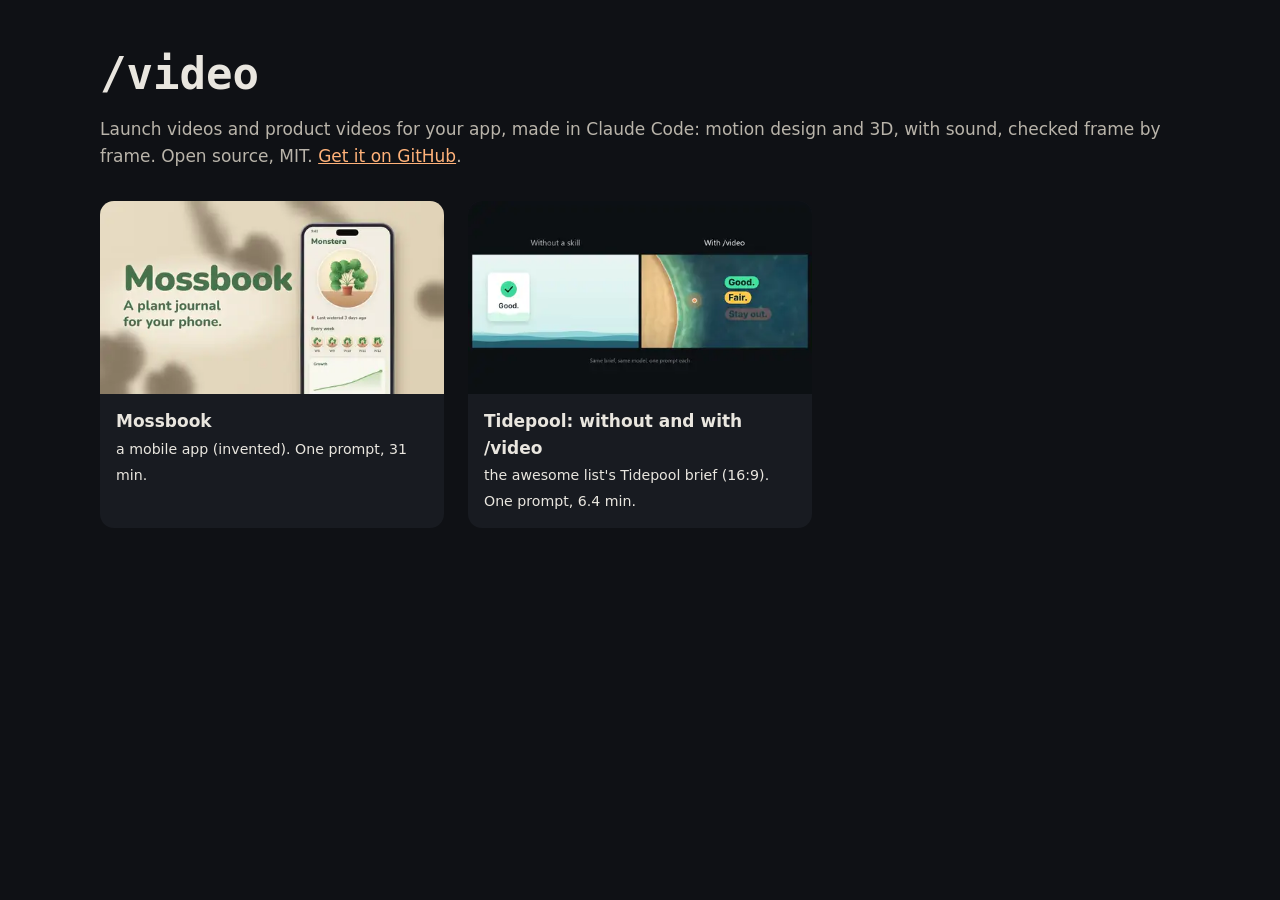
<file: docs/index.html>
<!doctype html><html lang="en"><head><meta charset="utf-8"><meta name="viewport" content="width=device-width,initial-scale=1"><title>/video: launch videos made in Claude Code</title><link rel="stylesheet" href="style.css"></head><body><main>
<h1><code>/video</code></h1>
<p class="sub">Launch videos and product videos for your app, made in Claude Code: motion design and 3D, with sound,
checked frame by frame. Open source, MIT. <a href="https://github.com/munvard/video-skill">Get it on GitHub</a>.</p>
<div class="grid"><a class="card" href="films/mossbook.html"><img src="films/media/mossbook.webp" alt="A monstera grows in a round photo that becomes the app&#x27;s plant screen"><div><b>Mossbook</b><br><small>a mobile app (invented). One prompt, 31 min.</small></div></a><a class="card" href="films/tidepool.html"><img src="films/media/tidepool.webp" alt="Left: a pale card that says Good. Right: an aerial beach with Good, Fair and Stay out badges"><div><b>Tidepool: without and with /video</b><br><small>the awesome list&#x27;s Tidepool brief (16:9). One prompt, 6.4 min.</small></div></a></div></main></body></html>
</file>
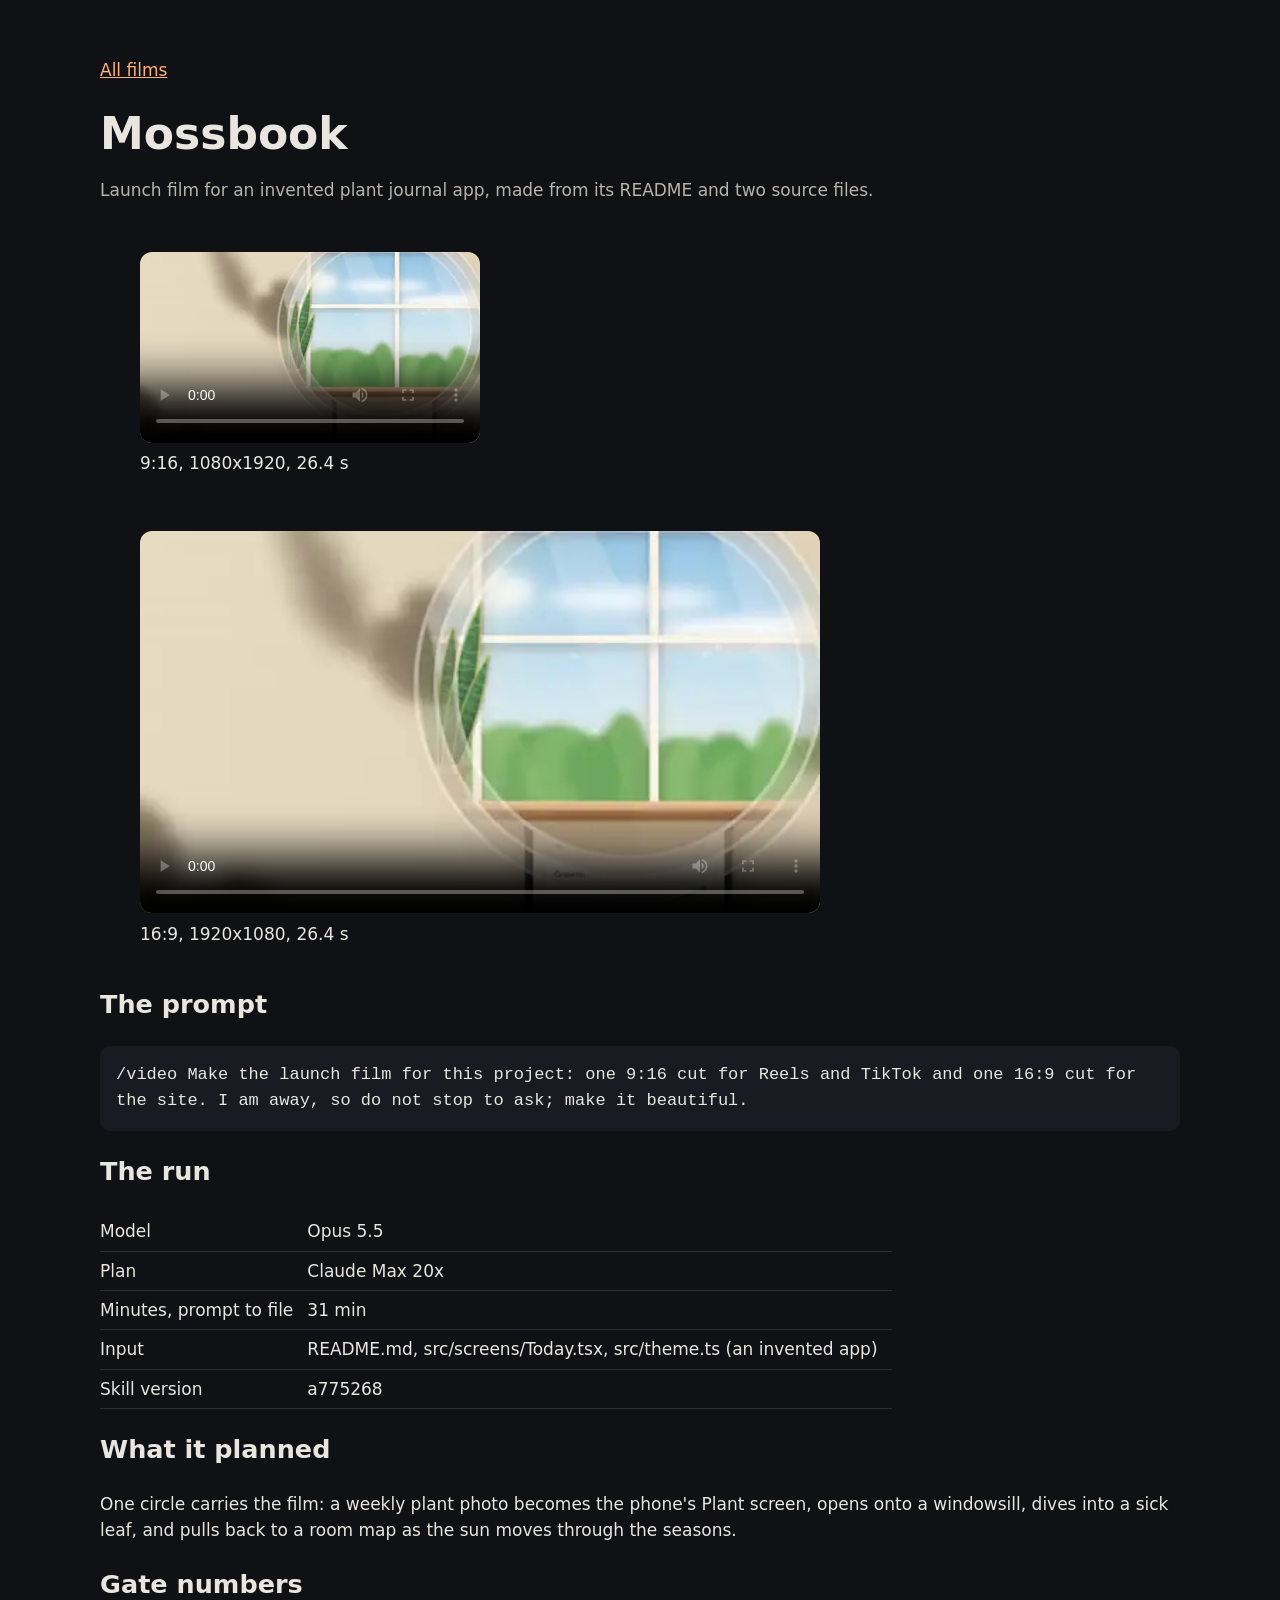
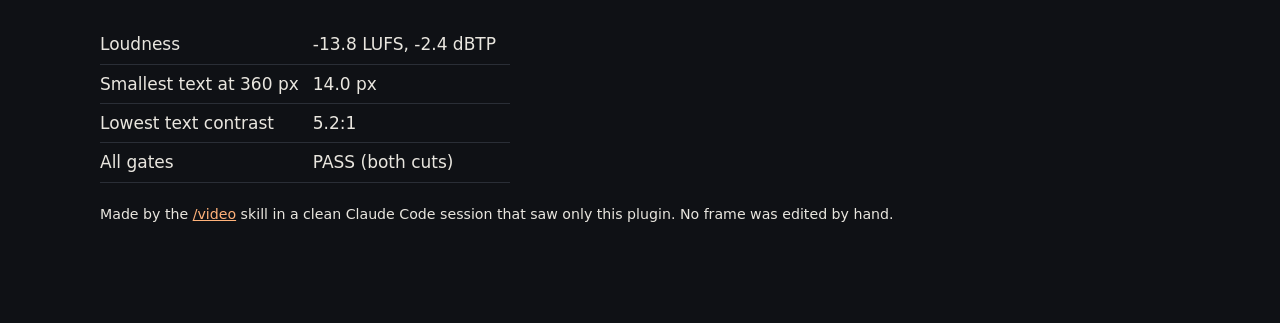
<file: docs/films/mossbook.html>
<!doctype html><html lang="en"><head><meta charset="utf-8"><meta name="viewport" content="width=device-width,initial-scale=1"><title>Mossbook</title><link rel="stylesheet" href="../style.css"></head><body><main><p><a href="../index.html">All films</a></p><h1>Mossbook</h1>
<p class="sub">Launch film for an invented plant journal app, made from its README and two source files.</p><div class="cuts"><figure><video class="v916" controls playsinline preload="metadata" poster="../films/media/mossbook.webp" src="https://github.com/munvard/video-skill/releases/download/v2.0.0/mossbook-9x16.mp4"></video><figcaption>9:16, 1080x1920, 26.4 s</figcaption></figure><figure><video class="v169" controls playsinline preload="metadata" poster="../films/media/mossbook.webp" src="https://github.com/munvard/video-skill/releases/download/v2.0.0/mossbook-16x9.mp4"></video><figcaption>16:9, 1920x1080, 26.4 s</figcaption></figure></div>
<h2>The prompt</h2><pre>/video Make the launch film for this project: one 9:16 cut for Reels and TikTok and one 16:9 cut for the site. I am away, so do not stop to ask; make it beautiful.</pre>

<h2>The run</h2><table><tr><td>Model</td><td>Opus 5.5</td></tr><tr><td>Plan</td><td>Claude Max 20x</td></tr><tr><td>Minutes, prompt to file</td><td>31 min</td></tr><tr><td>Input</td><td>README.md, src/screens/Today.tsx, src/theme.ts (an invented app)</td></tr><tr><td>Skill version</td><td>a775268</td></tr></table>
<h2>What it planned</h2><p>One circle carries the film: a weekly plant photo becomes the phone&#x27;s Plant screen, opens onto a windowsill, dives into a sick leaf, and pulls back to a room map as the sun moves through the seasons.</p>
<h2>Gate numbers</h2><table><tr><td>Loudness</td><td>-13.8 LUFS, -2.4 dBTP</td></tr><tr><td>Smallest text at 360 px</td><td>14.0 px</td></tr><tr><td>Lowest text contrast</td><td>5.2:1</td></tr><tr><td>All gates</td><td>PASS (both cuts)</td></tr></table>
<p><small>Made by the <a href="https://github.com/munvard/video-skill">/video</a> skill in a clean Claude Code session that
saw only this plugin. No frame was edited by hand.</small></p></main></body></html>
</file>
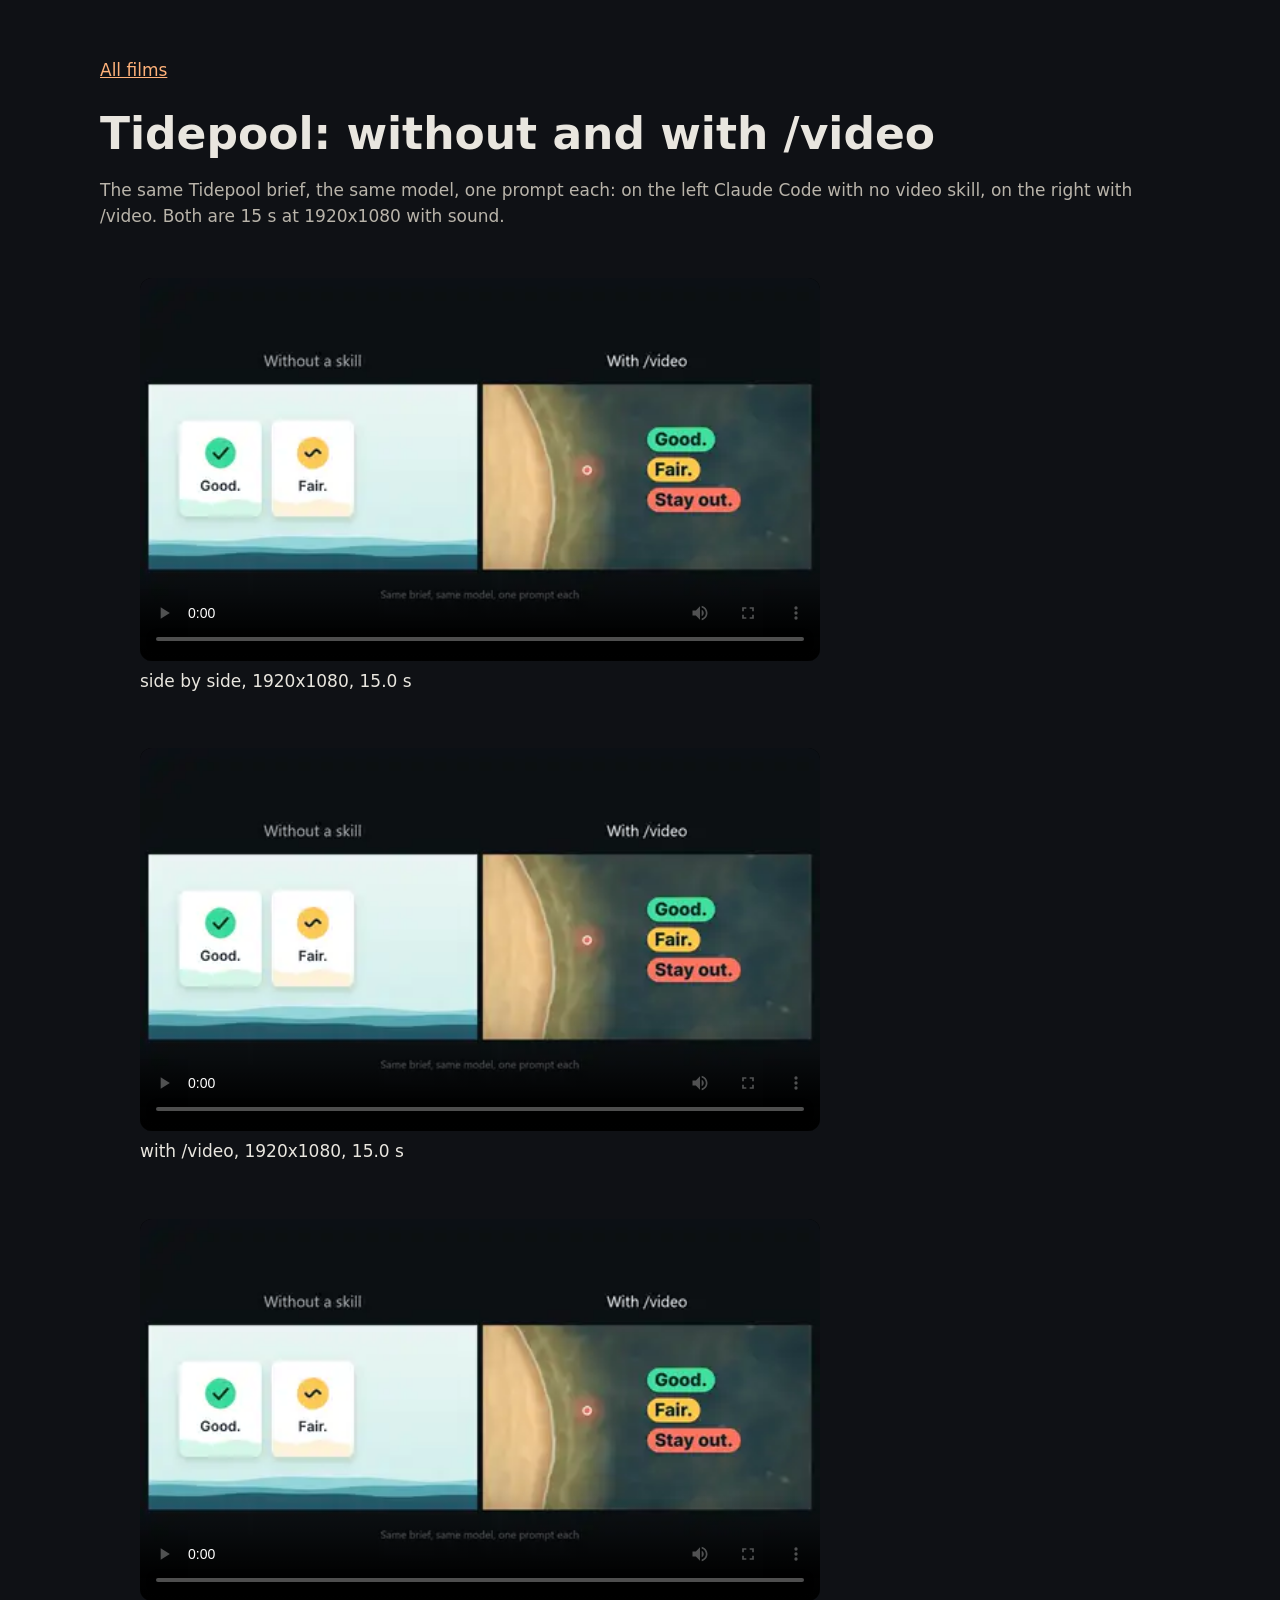
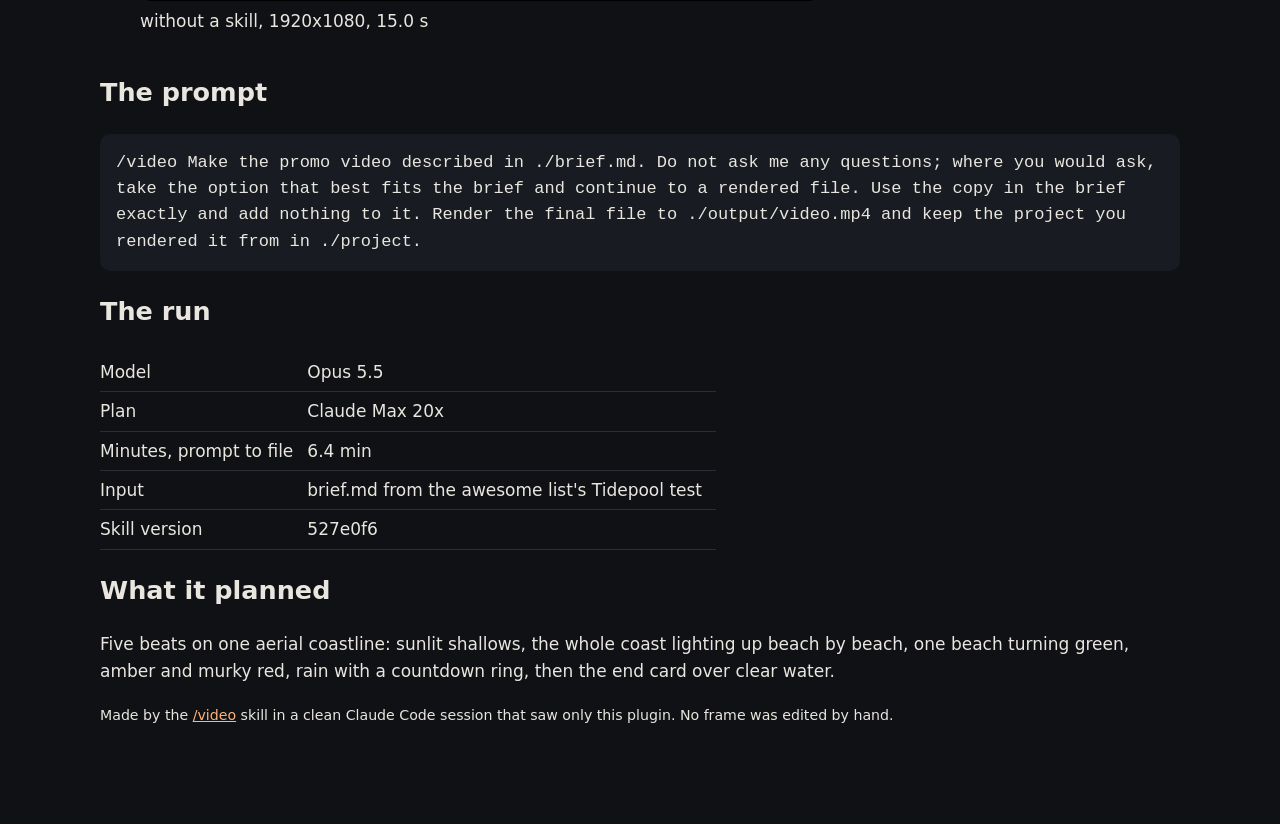
<file: docs/films/tidepool.html>
<!doctype html><html lang="en"><head><meta charset="utf-8"><meta name="viewport" content="width=device-width,initial-scale=1"><title>Tidepool: without and with /video</title><link rel="stylesheet" href="../style.css"></head><body><main><p><a href="../index.html">All films</a></p><h1>Tidepool: without and with /video</h1>
<p class="sub">The same Tidepool brief, the same model, one prompt each: on the left Claude Code with no video skill, on the right with /video. Both are 15 s at 1920x1080 with sound.</p><div class="cuts"><figure><video class="v169" controls playsinline preload="metadata" poster="../films/media/tidepool.webp" src="https://github.com/munvard/video-skill/releases/download/v2.0.0/tidepool-compare.mp4"></video><figcaption>side by side, 1920x1080, 15.0 s</figcaption></figure><figure><video class="v169" controls playsinline preload="metadata" poster="../films/media/tidepool.webp" src="https://github.com/munvard/video-skill/releases/download/v2.0.0/tidepool-with-video-final.mp4"></video><figcaption>with /video, 1920x1080, 15.0 s</figcaption></figure><figure><video class="v169" controls playsinline preload="metadata" poster="../films/media/tidepool.webp" src="https://github.com/munvard/video-skill/releases/download/v2.0.0/tidepool-without.mp4"></video><figcaption>without a skill, 1920x1080, 15.0 s</figcaption></figure></div>
<h2>The prompt</h2><pre>/video Make the promo video described in ./brief.md. Do not ask me any questions; where you would ask, take the option that best fits the brief and continue to a rendered file. Use the copy in the brief exactly and add nothing to it. Render the final file to ./output/video.mp4 and keep the project you rendered it from in ./project.</pre>

<h2>The run</h2><table><tr><td>Model</td><td>Opus 5.5</td></tr><tr><td>Plan</td><td>Claude Max 20x</td></tr><tr><td>Minutes, prompt to file</td><td>6.4 min</td></tr><tr><td>Input</td><td>brief.md from the awesome list&#x27;s Tidepool test</td></tr><tr><td>Skill version</td><td>527e0f6</td></tr></table>
<h2>What it planned</h2><p>Five beats on one aerial coastline: sunlit shallows, the whole coast lighting up beach by beach, one beach turning green, amber and murky red, rain with a countdown ring, then the end card over clear water.</p>

<p><small>Made by the <a href="https://github.com/munvard/video-skill">/video</a> skill in a clean Claude Code session that
saw only this plugin. No frame was edited by hand.</small></p></main></body></html>
</file>
<file: docs/style.css>
body{margin:0;font:17px/1.55 system-ui,-apple-system,Segoe UI,sans-serif;background:#0f1115;color:#e9e6df}
main{max-width:1080px;margin:0 auto;padding:40px 24px 80px}a{color:#ffb27a}h1{font-size:44px;margin:0 0 8px}
.sub{color:#b9b4aa;margin:0 0 32px}.grid{display:grid;grid-template-columns:repeat(auto-fill,minmax(300px,1fr));gap:24px}
.card{background:#181b21;border-radius:14px;overflow:hidden;text-decoration:none;color:inherit}
.card img{width:100%;display:block}.card div{padding:14px 16px}.cuts{display:flex;gap:20px;flex-wrap:wrap;align-items:flex-start}
video{background:#000;border-radius:12px;max-width:100%}.v916{width:340px}.v169{width:680px}
pre{white-space:pre-wrap;background:#181b21;padding:16px;border-radius:10px}table{border-collapse:collapse}
td,th{border-bottom:1px solid #2a2e36;padding:6px 14px 6px 0;text-align:left}
</file>
